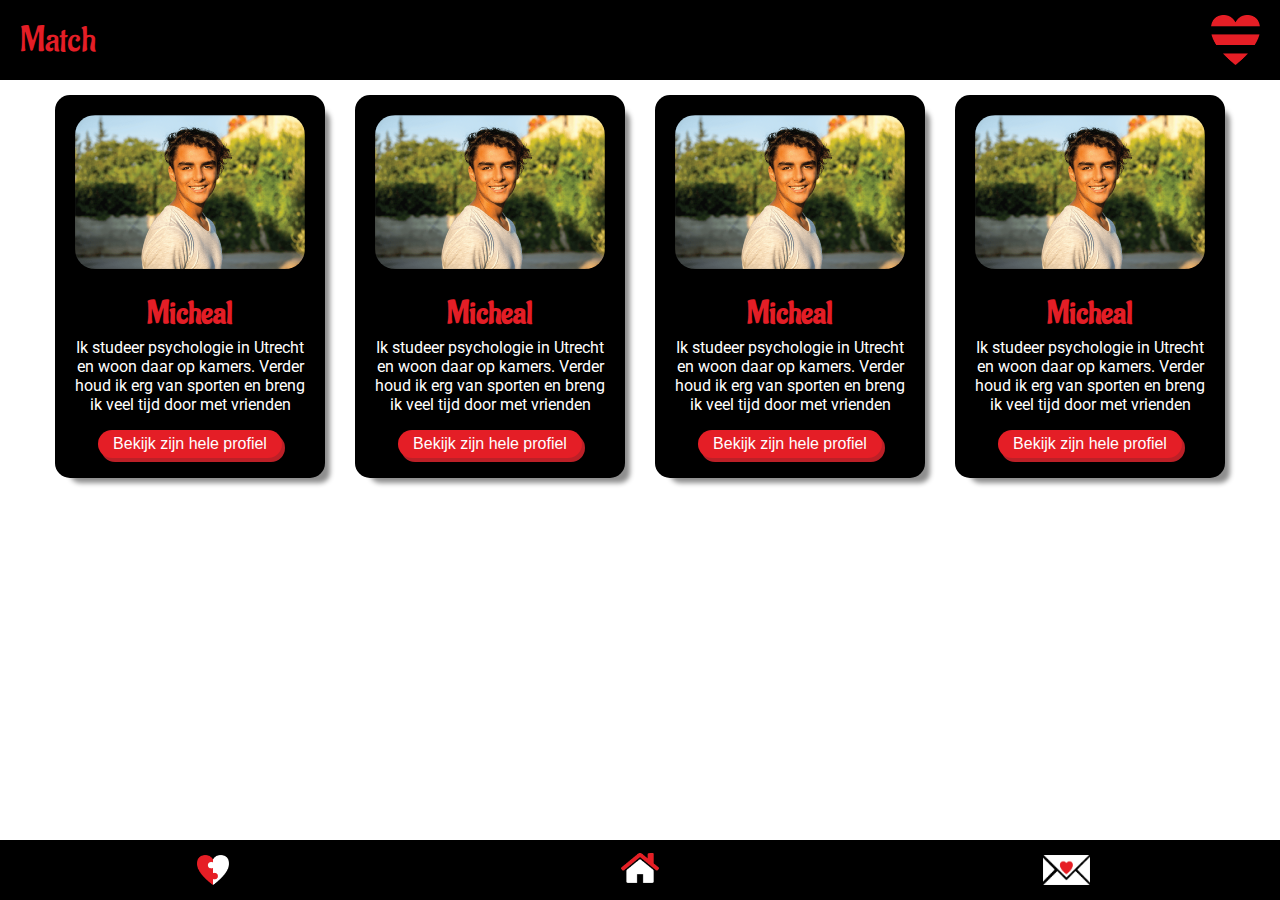
<file: dating-app/index.html>
<!DOCTYPE html>
<html lang="en">
<head>
    <meta charset="UTF-8">
    <meta name="viewport" content="width=device-width, initial-scale=1.0">
    <title>Match</title>
    <!-- fonts -->
    <link href="https://fonts.googleapis.com/css2?family=Aladin&family=Roboto:wght@300&display=swap" rel="stylesheet">
    <!-- bootstrap -->
    <link rel="stylesheet" href="css/bootstrap-grid.min.css">
    <!-- stylesheet -->
    <link rel="stylesheet" href="css/style.css">
</head>
<body>
    <header>
        <p>Match</p>
        <img src="images/heart-menu-8.png" alt="Menu">
    </header>
    <main>
        <div class="content-container">
            <div class="container">
                    <div class="row">
                        <div class="col-12 col-md-6 col-lg-3">
                            <div class="profile-block">
                                <img src="images/Michael-8.png" alt="Micheal">
                                <h1>Micheal</h1>
                                <p>Ik studeer psychologie in Utrecht en woon daar op kamers. Verder houd ik erg van sporten en breng ik veel tijd door met vrienden</p>
                                <button><a href="profiel.html">Bekijk zijn hele profiel</a></button>
                            </div>
                        </div>
                        <div class="col-12 col-md-6 col-lg-3">
                            <div class="profile-block">
                                <img src="images/Michael-8.png" alt="Micheal">
                                <h1>Micheal</h1>
                                <p>Ik studeer psychologie in Utrecht en woon daar op kamers. Verder houd ik erg van sporten en breng ik veel tijd door met vrienden</p>
                                <button><a href="profiel.html">Bekijk zijn hele profiel</a></button>
                            </div>
                        </div>
                        <div class="col-12 col-md-6 col-lg-3">
                            <div class="profile-block">
                                <img src="images/Michael-8.png" alt="Micheal">
                                <h1>Micheal</h1>
                                <p>Ik studeer psychologie in Utrecht en woon daar op kamers. Verder houd ik erg van sporten en breng ik veel tijd door met vrienden</p>
                                <button><a href="profiel.html">Bekijk zijn hele profiel</a></button>
                            </div>
                        </div>
                        <div class="col-12 col-md-6 col-lg-3">
                            <div class="profile-block">
                                <img src="images/Michael-8.png" alt="Micheal">
                                <h1>Micheal</h1>
                                <p>Ik studeer psychologie in Utrecht en woon daar op kamers. Verder houd ik erg van sporten en breng ik veel tijd door met vrienden</p>
                                <button><a href="profiel.html">Bekijk zijn hele profiel</a></button>
                            </div>
                        </div>
                    </div>
            </div>
        </div>
    </main>
    <footer>
        <div class="menu-item">
            <img src="images/matches-8.png" alt="matches">
        </div>
        <div class="menu-item">
            <a href="index.html">
                <img src="images/home-8.png" alt="home">
            </a>
        </div>
        <div class="menu-item">
            <img src="images/messages-8.png" alt="messages">
        </div>
    </footer>
    
</body>
</html>
</file>
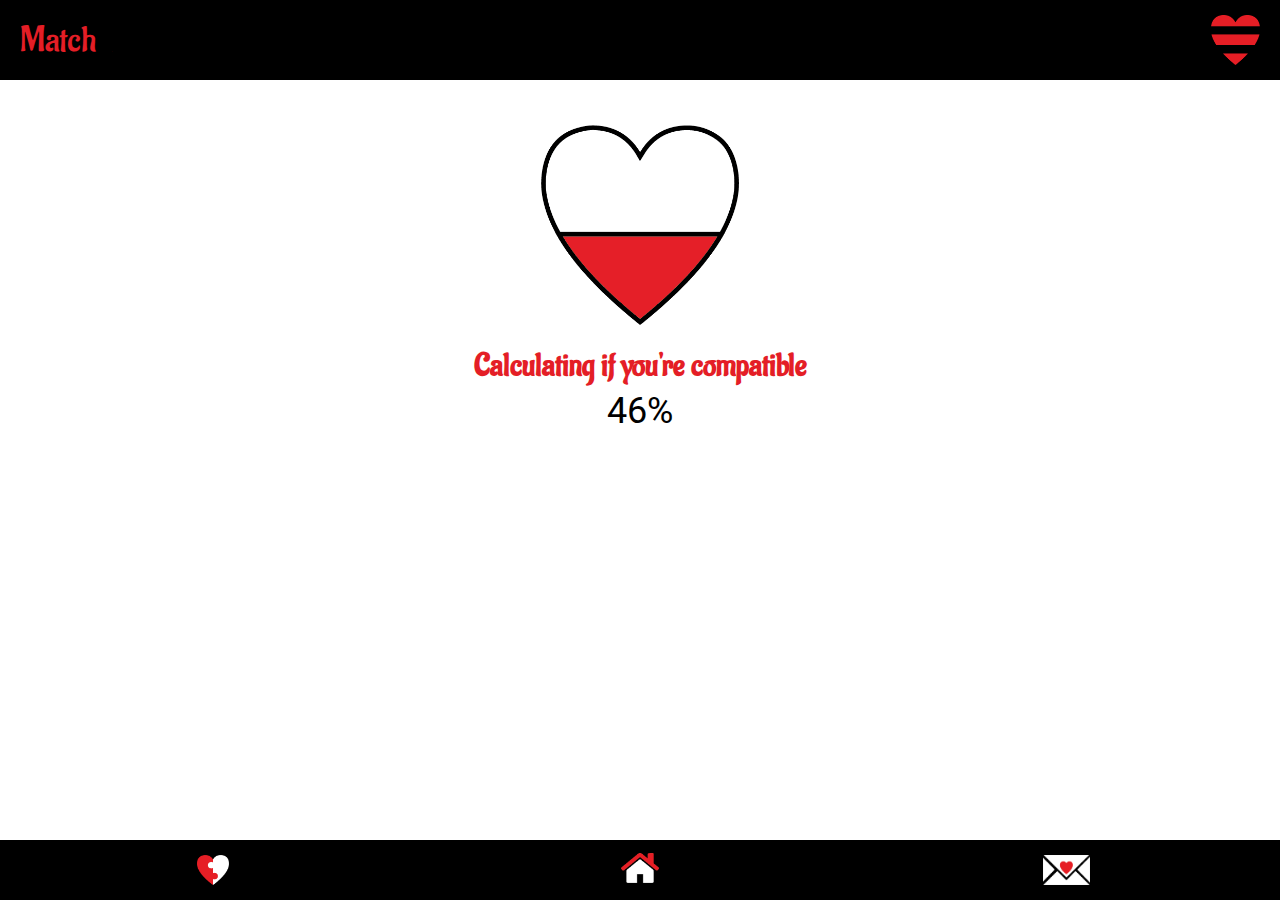
<file: dating-app/calculate-match.html>
<!DOCTYPE html>
<html lang="en">
<head>
    <meta charset="UTF-8">
    <meta name="viewport" content="width=device-width, initial-scale=1.0">
    <title>Match</title>
    <!-- fonts -->
    <link href="https://fonts.googleapis.com/css2?family=Aladin&family=Roboto:wght@300&display=swap" rel="stylesheet">
    <!-- bootstrap -->
    <link rel="stylesheet" href="css/bootstrap-grid.min.css">
    <!-- stylesheet -->
    <link rel="stylesheet" href="css/style.css">
</head>
<body>
    <header>
        <p>Match</p>
        <img src="images/heart-menu-8.png" alt="Menu">
    </header>
    <main>
        <div class="calculate-match">
            <img src="images/calculate-match-8.png" alt="calculate if you're compatible">
            <h1>Calculating if you're compatible</h1>
            <p>46%</p>
        </div>
    </main>
    <footer>
        <div class="menu-item">
            <img src="images/matches-8.png" alt="matches">
        </div>
        <div class="menu-item">
            <a href="index.html">
                <img src="images/home-8.png" alt="home">
            </a>
        </div>
        <div class="menu-item">
            <img src="images/messages-8.png" alt="messages">
        </div>
    </footer>
    
</body>
</html>
</file>
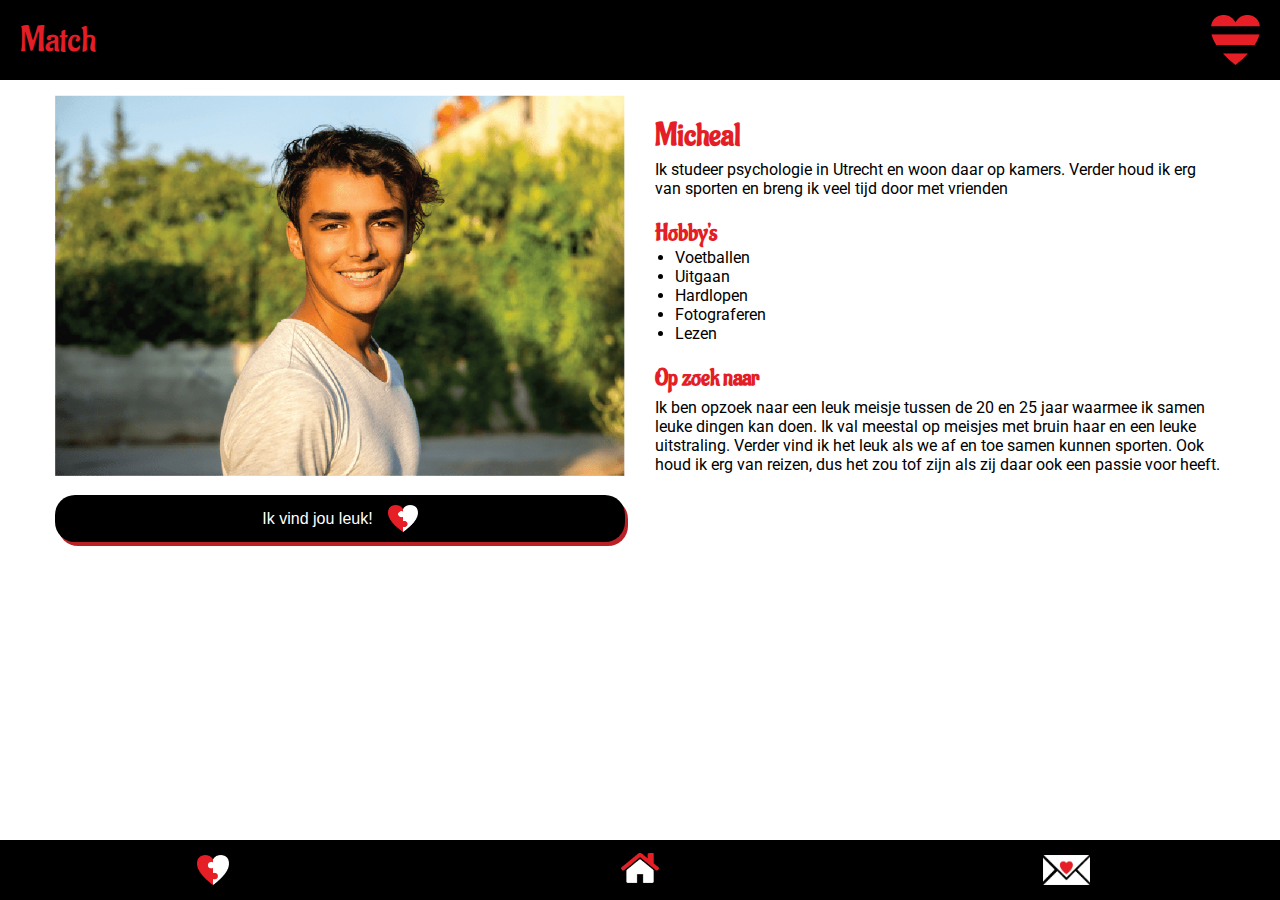
<file: dating-app/profiel.html>
<!DOCTYPE html>
<html lang="en">
<head>
    <meta charset="UTF-8">
    <meta name="viewport" content="width=device-width, initial-scale=1.0">
    <title>Match</title>
    <!-- fonts -->
    <link href="https://fonts.googleapis.com/css2?family=Aladin&family=Roboto:wght@300&display=swap" rel="stylesheet">
    <!-- bootstrap -->
    <link rel="stylesheet" href="css/bootstrap-grid.min.css">
    <!-- stylesheet -->
    <link rel="stylesheet" href="css/style.css">
</head>
<body>
    <header>
        <p>Match</p>
        <img src="images/heart-menu-8.png" alt="Menu">
    </header>
    <main>
        <div class="content-container">
            <div class="container">
                <div class="profile">
                    <div class="information">
                        <div class="row">
                            <div class="col-12 col-md-6">
                                <img src="images/Michael-8.png" alt="profielfoto van Michael">
                                <button><a href="calculate-match.html">Ik vind jou leuk!</a><img src="images/matches-8.png" alt="heart"></button>
                            </div>
                            <div class="col-12 col-md-6">
                                <h1>Micheal</h1>
                                <p>Ik studeer psychologie in Utrecht en woon daar op kamers. Verder houd ik erg van sporten en breng ik veel tijd door met vrienden</p>
                                <h2>Hobby's</h2>
                                <ul>
                                    <li>Voetballen</li>
                                    <li>Uitgaan</li>
                                    <li>Hardlopen</li>
                                    <li>Fotograferen</li>
                                    <li>Lezen</li>
                                </ul>
                                <h2>Op zoek naar</h2>
                                <p>Ik ben opzoek naar een leuk meisje tussen de 20 en 25 jaar waarmee ik samen leuke dingen kan doen. Ik val meestal op meisjes met bruin haar en een leuke uitstraling. Verder vind ik het leuk als we af en toe samen kunnen sporten. Ook houd ik erg van reizen, dus het zou tof zijn als zij daar ook een passie voor heeft.</p>
                            </div>
                        </div>
                    </div>
                </div>
            </div>
        </div>
    </main>
    <footer>
        <div class="menu-item">
            <img src="images/matches-8.png" alt="matches">
        </div>
        <div class="menu-item">
            <a href="index.html">
                <img src="images/home-8.png" alt="home">
            </a>
        </div>
        <div class="menu-item">
            <img src="images/messages-8.png" alt="messages">
        </div>
    </footer>
    
</body>
</html>
</file>
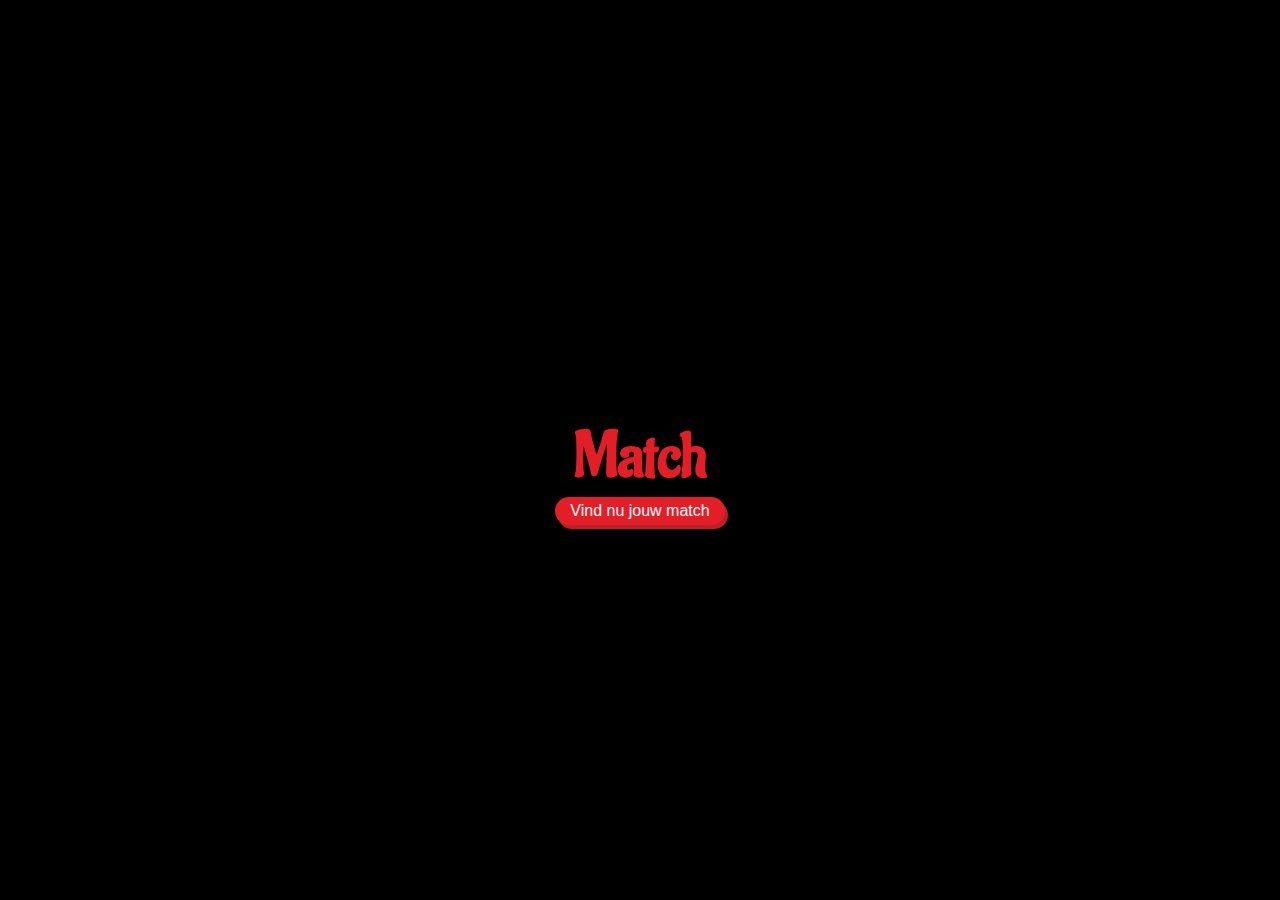
<file: dating-app/startscreen.html>
<!DOCTYPE html>
<html lang="en">
<head>
    <meta charset="UTF-8">
    <meta name="viewport" content="width=device-width, initial-scale=1.0">
    <title>Match</title>
    <!-- fonts -->
    <link href="https://fonts.googleapis.com/css2?family=Aladin&family=Roboto:wght@300&display=swap" rel="stylesheet">
    <!-- bootstrap -->
    <link rel="stylesheet" href="css/bootstrap-grid.min.css">
    <!-- stylesheet -->
    <link rel="stylesheet" href="css/style.css">
</head>
<body>
    <div class="startscreen">
        <h1>Match</h1>
        <button><a href="index.html">Vind nu jouw match</a></button>
    </div> 
</body>
</html>
</file>
<file: dating-app/css/style.css>
font-family: 'Aladin', cursive;
font-family: 'Roboto', sans-serif;

/* algemene styling */
* {
    padding: 0px;
    margin: 0px;
}
body {
    margin: 0px;
}
h1, h2, h3, h4, h5 {
    font-family: 'Aladin', cursive;
    color: #E41E26;
    margin-bottom: 0px;
}
p {
    font-family: 'Roboto', sans-serif;
    color: white;
    font-size: 16px;
    margin-top: 5px;
}
li{
    font-family: 'Roboto', sans-serif;
    font-size: 16px;
}
main {
    padding-top: 95px;
    padding-bottom: 75px;
}

/* styling van de buttons */
button {
    background-color: #E41E26; 
    border-radius: 20px;
    border: none;  
    -webkit-box-shadow: 3px 4px 0px 0px rgba(188,32,39,1);
    -moz-box-shadow: 3px 4px 0px 0px rgba(188,32,39,1);
    box-shadow: 3px 4px 0px 0px rgba(188,32,39,1); 
    padding: 5px 15px;
}
 button:hover {
    box-shadow: none;
}
 button a {
    text-decoration: none;
    color: white;
    font-size: 16px;
}

/* styling van het startscreen  */
body .startscreen {
    height: 100vh;
    background-color: black;
    display: flex;
    flex-direction: column;
    justify-content: center;
    align-items: center;
}

.startscreen h1 {
    font-size: 64px;
}

/* Styling van de header */
header {
    display: flex;
    align-items: center;
    height: 80px;
    width: 100%;
    background-color: black;
    position: fixed;
    z-index: 100;
}
header p {
    font-size: 36px;
    font-family: 'Aladin', cursive;
    color: #E41E26;
    margin-left: 20px;
    margin-top: 0px;
    margin-bottom: 0px;
}
header img {
    height: 50px;
    position: absolute;
    top: 15px;
    right: 20px;
}

/* styling van de profiel blokken */
.profile-block {
    background-color: black;
    margin-bottom: 15px;
    text-align: center;
    padding: 20px;
    border-radius: 15px;
    -webkit-box-shadow: 10px 10px 5px -5px rgba(142,142,142,1);
    -moz-box-shadow: 10px 10px 5px -5px rgba(142,142,142,1);
    box-shadow: 10px 10px 5px -5px rgba(142,142,142,1);
}
.profile-block img {
    width: 100%;
    margin-right: auto;
    margin-left: auto;
    border-radius: 20px;
}

/* styling van de menubalk onderin (footer) */
footer {
    width: 100%;
    display: flex;
    position: fixed;
    bottom: 0px;
}
footer .menu-item {
    width: calc(100%/3);
    height: 60px;
    background-color: black;
    display: flex;
    align-items: center;
    justify-content: center;
}
footer .menu-item:hover {
    background-color: #282828;
}
footer .menu-item img {
    height: 30px;
}

/* styling van de profielpagina */
.profile .information img {
    width: 100%;
}
.profile p {
    color: black;
}
.profile ul {
    margin: 0px;
    padding-left: 20px;
}
.profile button {
    width: 100%;
    background-color: black;
    display: flex;
    align-items: center;
    justify-content: center;
    margin-top: 15px;
}
.profile .information button img {
    width: 30px;
    height: auto;
    margin: 5px 0px 5px 15px;
}

/* styling calculating page */
.calculate-match {
    display: flex;
    justify-content: center;
    align-items: center;
    flex-direction: column;
}

.calculate-match img {
    height: 200px;
    width: auto;
    margin-top: 30px;
}

.calculate-match p {
    color: black;
    font-size: 36px;
}
</file>
